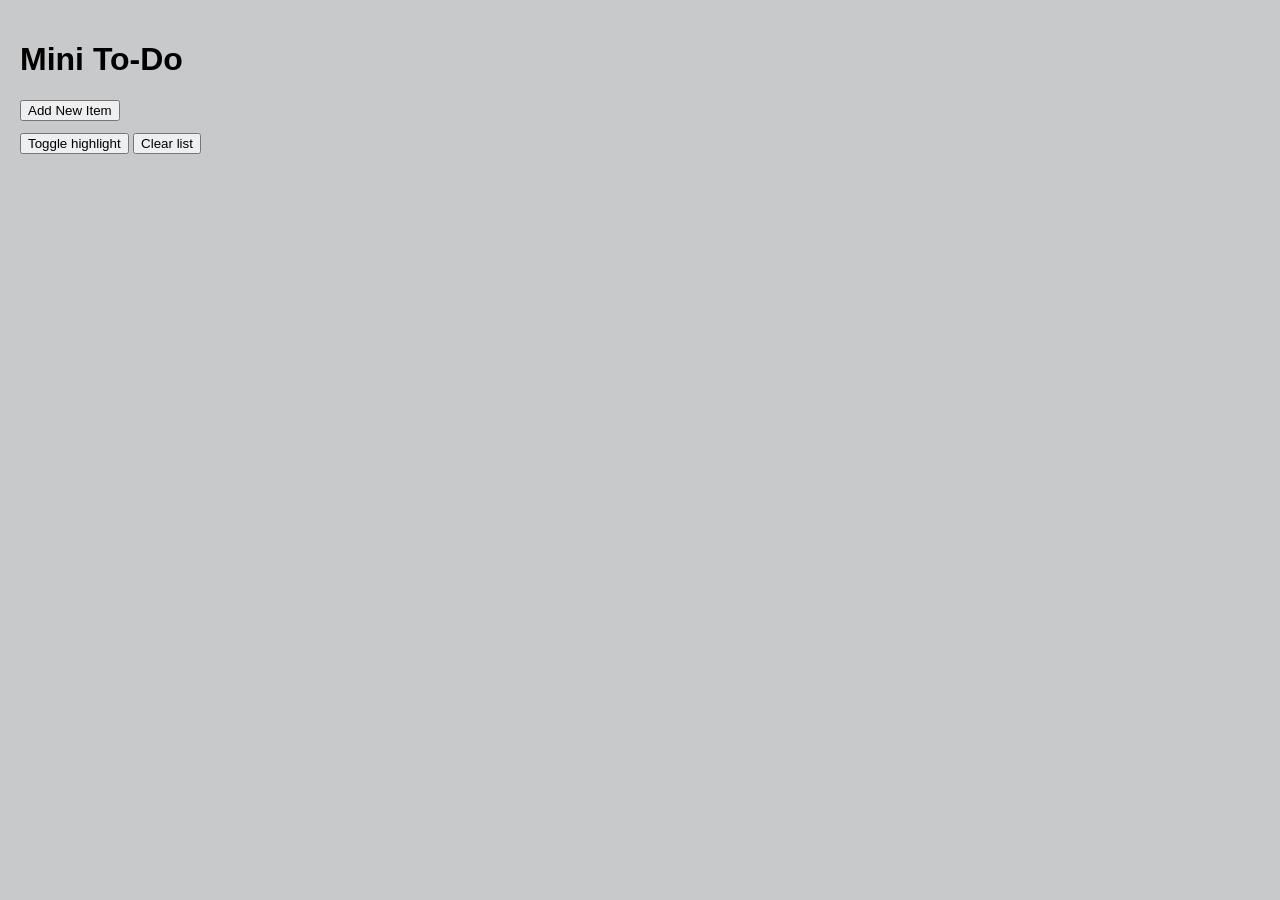
<file: assignment-1/index.html>
<!doctype html>
<html>
  <head>
    <meta charset="utf-8" />
    <title>Mini To-Do</title>
    <style>
        .html, body { font-family: sans-serif; background: #c8c9ca; padding: 12px; }
      .task { padding: 8px; margin: 6px 0; border: 1px solid rgb(39, 39, 78); }
      .highlight { background: #e7d187; border-color: #ffe9a6; }
    </style>
    <link rel="stylesheet" href="styles.css" />
  </head>
  <body>
    <h1>Mini To‑Do</h1>

    <button id="addBtn" onclick="addItem()">Add New Item</button>

    <div style="margin-top: 12px;">
      <button id="toggleBtn" onclick="toggleHighlight()">Toggle highlight</button>
      <button id="clearBtn" onclick="clearList()">Clear list</button>
    </div>

    <div id="tasksContainer" style="margin-top: 12px;">
      <ol id="taskLists"></ol>
    </div>

    <script src="js/app.js"></script>
  </body>
</html>
</file>
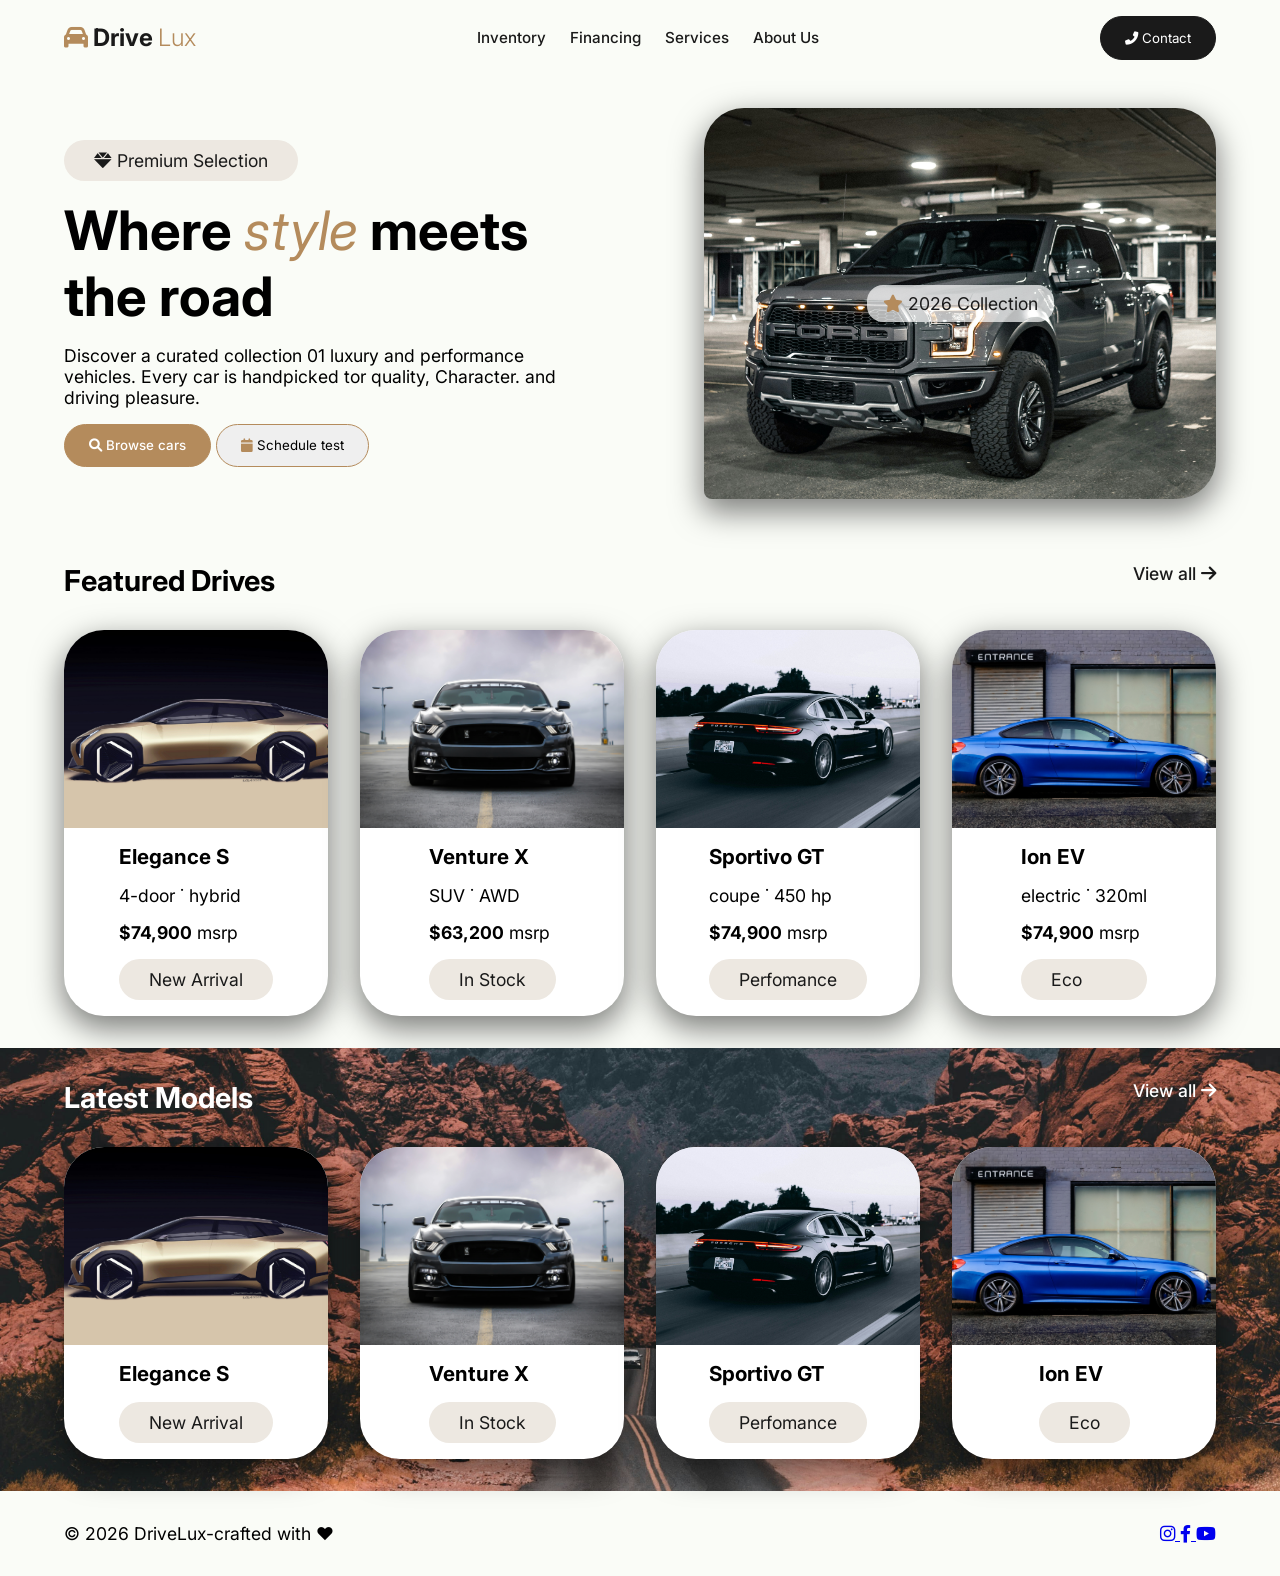
<file: assignment-2/index.html>
<!DOCTYPE html>
<html lang="en">
<head>
    <meta charset="UTF-8">
    <meta name="viewport" content="width=device-width, initial-scale=1.0">
    <title>Car Dealer Landing Page</title>
    <!-- Font awesome -->
    <link rel="stylesheet" href="https://cdnjs.cloudflare.com/ajax/libs/font-awesome/6.0.0-beta3/css/all.min.css" />
    <!-- Custom css -->
    <link rel="stylesheet" href="style.css">
</head>
<body>
    <!-- Top Header with Nav -->
    <header class="top-header">
        <div class="container">
            <a href="#" class="logo">
                <i class="fas fa-car"></i>
                <strong>Drive <span>Lux</span></strong>
            </a>
            
            <nav>
                <input type="checkbox" id="Toggle-menu" class="Toggle-menu">
                <ul class="menu">
                    <li class="menu-item"><a href="#">Inventory</a></li>
                    <li class="menu-item"><a href="#">Financing</a></li>
                    <li class="menu-item"><a href="#">Services</a></li>
                    <li class="menu-item"><a href="#">About Us</a></li>
                </ul>
            </nav>

            <button class="btn-secondary"><i class="fas fa-phone-alt"></i> Contact</button>
            <label class="hamburger" id="hamburger" for="Toggle-menu" aria-label="Toggle-menu">
                <i class="fa-solid fa-bars"></i>

            </label>
        </div>
    </header>

    <!-- Hero Section -->
     <section class="hero">
        <div class="container">
            <!-- hero left -->
            <div class="hero-left">
                <span class="badge"><i class="fa fa-gem"> </i> Premium Selection</span>
                <h1 class="hero-title">Where <span>style</span> meets the road</h1>
                <p>Discover a curated collection 01 luxury and performance vehicles. Every car is handpicked tor quality, Character. and driving pleasure.</p>
                <div class="hero-btn">
                    <button class="btn-primary"><i class="fas fa-search"></i> Browse cars</button>
                    <button class="btn-default"><i class="fas fa-calendar"></i> Schedule test</button>
                </div>
            </div>
            <!-- hero right -->
            <div class="hero-right">
                <div id="right-hero-badge"><i class="fas fa-star"></i> 2026 Collection</div>
            </div>
        </div>
    </section>

    <!-- FEATURED DRIVE SECTION -->
     <section class="featured">
        <!-- section title -->
        <div class="container section-header">
            <h2>Featured Drives</h2>
            <a href="#">View all <i class="fas fa-arrow-right"></i></a>
        </div>

        <!-- Car cards -->
        <div class="container car-cards">
                     
            <div class="card-item">
                <img src="images/car-image 1.jpg" alt="nice car">
                <div class="card-body">
                    <h3>Elegance S</h3>
                    <div class="car-spec">
                        4-door &dot; hybrid
                    </div>
                    <div class="car-price">
                        <strong>$74,900</strong> <span>msrp</span>
                    </div>
                    <span class="badge">New Arrival</span>
                </div>
            </div>

            <div class="card-item">
                <img src="images/car-image 2.jpg" alt="nice car">
                <div class="card-body">
                    <h3>Venture X</h3>
                    <div class="car-spec">
                        SUV &dot; AWD
                    </div>
                    <div class="car-price">
                        <strong>$63,200</strong> <span>msrp</span>
                    </div>
                    <span class="badge">In Stock</span>
                </div>
            </div>

            <div class="card-item">
                <img src="images/car-image 3.jpg" alt="nice car">
                <div class="card-body">
                    <h3>Sportivo GT</h3>
                    <div class="car-spec">
                        coupe &dot; 450 hp
                    </div>
                    <div class="car-price">
                        <strong>$74,900</strong> <span>msrp</span>
                    </div>
                    <span class="badge">Perfomance</span>
                </div>
            </div>

            
            <div class="card-item">
                <img src="images/car-image 4.jpg" alt="nice car">
                <div class="card-body">
                    <h3>Ion EV</h3>
                    <div class="car-spec">
                        electric &dot; 320ml
                    </div>
                    <div class="car-price">
                        <strong>$74,900</strong> <span>msrp</span>
                    </div>
                    <span class="badge">Eco</span>
                </div>
            </div>

           
            

           
        </div>
     </section>

     <!-- Latest Models -->
      <section class="latest-models">
        <div class="container section-header">
            <h2>Latest Models</h2>
            <a href="#">View all <i class="fas fa-arrow-right"></i></a>
        </div>

        <div class="container car-cards">
            <div class="card-item">
                <img src="images/car-image 1.jpg" alt="nice car">
                <div class="card-body">
                    <h3>Elegance S</h3>
                    <span class="badge">New Arrival</span>
                </div>
            </div>
            <div class="card-item">
                <img src="images/car-image 2.jpg" alt="nice car">
                <div class="card-body">
                    <h3>Venture X</h3>
                    <span class="badge">In Stock</span>
                </div>
            </div>
            <div class="card-item">
                <img src="images/car-image 3.jpg" alt="nice car">
                <div class="card-body">
                    <h3>Sportivo GT</h3>
                    <span class="badge">Perfomance</span>
                </div>
            </div>
            <div class="card-item">
                <img src="images/car-image 4.jpg" alt="nice car">
                <div class="card-body">
                    <h3>Ion EV</h3>
                    <span class="badge">Eco</span>
                </div>
            </div>
        </div>
      </section>

      <!-- FOOTER -->
       <footer>
        <div class="container footer-container">
            <div class="footer-left">
            &copy; 2026 DriveLux-crafted with &hearts;
            </div>
            <div class="footer-right">
                <a href="https://instagram.com" target="_blank" class="social-icon instagram" aria-label="Instagram">
                    <i class="fa-brands fa-instagram"></i>
                </a>
                <a href="https://facebook.com" target="_blank" class="social-icon facebook" aria-label="Facebook">
                    <i class="fa-brands fa-facebook-f"></i>
                </a>
                <a href="https://youtube.com" target="_blank" class="social-icon youtube" aria-label="Youtube">
                <i class="fa-brands fa-youtube"></i>
                </a>
            </div>
        </div>

       </footer>
   
</body>
</html>
</file>
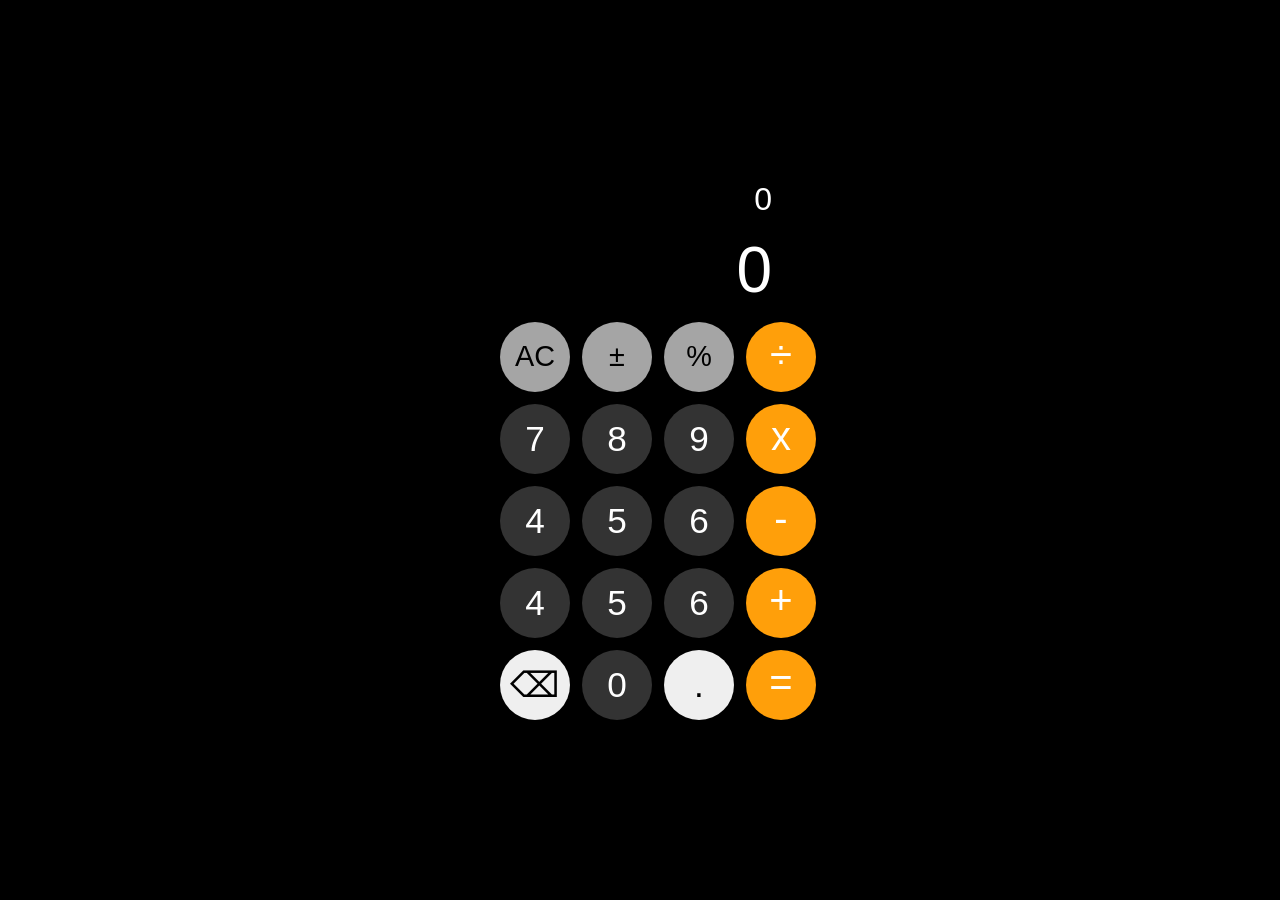
<file: assignment-3/index.html>
<!doctype html>
<html lang="en">
  <head>
    <meta charset="utf-8" />
     <meta name="viewport" content="width=device-width, initial-scale=1.0">
     <title><iPhone Calculator UI></title>
      <link rel="stylesheet" href="style.css">
  </head>
  <body>
    <div class="calculator">
      <div class="display-container">
        <div class="display" id="display">0</div>
        <div class="display-result">0</div>
      </div>
      <div class="buttons-grid">
             <!-- Row 1: Utilities & Division -->
            <button class="btn btn-utility" data-action="clear"><span>AC</span></button>
            <button class="btn btn-utility" data-action="toggle-sign"><span>±</span></button>
            <button class="btn btn-utility" data-action="percentage"><span>%</span></button>
            <button class="btn btn-operator" data-action="divide"><span>÷</span></button>

            <!-- Row 2: 7, 8, 9 & Multiplication -->
            <button class="btn btn-number" data-value="7"><span>7</span></button>
            <button class="btn btn-number" data-value="8"><span>8</span></button>
            <button class="btn btn-number" data-value="9"><span>9</span></button>
            <button class="btn btn-operator" data-action="multiply"><span>x</span></button>

             <!-- Row 3: 4, 5, 6 & Subtraction -->
            <button class="btn btn-number" data-value="4"><span>4</span></button>
            <button class="btn btn-number" data-value="5"><span>5</span></button>
            <button class="btn btn-number" data-value="6"><span>6</span></button>
            <button class="btn btn-operator" data-action="subtract"><span>-</span></button>

            <!-- Row 4: 1, 2, 3 & Addition -->
            <button class="btn btn-number" data-value="1"><span>4</span></button>
            <button class="btn btn-number" data-value="2"><span>5</span></button>
            <button class="btn btn-number" data-value="3"><span>6</span></button>
            <button class="btn btn-operator" data-action="add"><span>+</span></button>

            <!-- Row 4: Backspace, 0, . & = -->
            <button class="btn btn-icon" data-value="backspace"><span>&#x232B</span></button>
            <button class="btn btn-number" data-value="0"><span>0</span></button>
            <button class="btn btn-decimal" data-value="."><span>.</span></button>
            <button class="btn btn-operator" data-action="equals"><span>=</span></button>











      </div>
  </body>
</file>
<file: assignment-1/styles.css>
.task{
    display: flex; 
    justify-content: space-between; 
    align-items: center; 
}

.task.completed {
    --muted-color: #34556630;
    text-decoration: line-through;
    color: var(--muted-color);
    border-color: var(--muted-color);
}
</file>
<file: assignment-2/style.css>
@import url('https://fonts.googleapis.com/css2?family=Inter:opsz,wght@14..32,300;14..32,400;14..32,500;14..32,600;14..32,700&display=swap');

/* CSS VARIABLES */
:root {
    --primary-color: #b48b5c; /* buttons, icons, accents */
    --dark-text: #1a1a1a; /* Headings, main text */
    --secondary-text: #4a4a4a; /* paragraphs, secondary text */
    --bg-color: #fafcf7; /* page background color */
    --card-bg: #ffffff; /* car cards */
    --light-accent: #ede8e1; /* badges, tags */
    --subtle-shadow: rgba(0, 0, 0, 0.5); /* Card shadows */
}

* {
    box-sizing: border-box;
    margin: 0;
    padding: 0;
}

body{
    background-color: var(--bg-color);
    font-family: Inter, -apple-system, BlinkMacSystemFont, 'Segoe UI', Roboto, sans-serif;
    font-size: 1.1rem;
}

section{
    padding:2rem 0;
}

.container {
    width: 90%;
    max-width: 1200px;
    margin: 0 auto;
}

.top-header .container {
    display: flex;
    justify-content: space-between;
    align-items: center;
    padding: 1rem 0;
}

/* Navigation styles */
ul.menu {
    display: flex;
    list-style: none;
    gap: 1.5rem;

    a {
        text-decoration: none;
        color: var(--dark-text);
        font-weight: 500;
        font-size: 0.95rem;
    }

    .menu-item {
        padding: 0.5rem 0;
        border-bottom: 2px solid transparent;
        transition: all 0.3s ease-in-out;
    }
    .menu-item:hover{
        border-bottom-color: var(--primary-color);
        transform: translateY(-2px);
    }
}

.logo {
    font-size: 1.5rem;
    font-weight: 700;
    color: var(--primary-color);
    text-decoration: none;

    strong {
        color: var(--dark-text);
         span{
            color: var(--primary-color);
            font-weight: 300;
        }
    }
   
}

.hero .container {
    display: grid;
    grid-template-columns: repeat(auto-fit, minmax(250px, 1fr));
    justify-content: space-between;
    align-items: stretch;
    gap: 8rem;
    min-height: 25vh;
}

.hero-left, .hero-right {
    padding: 2rem 0;
}

.hero-left{
    display: flex;
    flex-direction: column;
    justify-content: space-between;
    align-items: flex-start;
    gap: 1rem;
}
.hero-right{
    background-image: url('images/hero-car.jpg');
    background-size: cover;
    background-position: center 58%;
    background-color: var(--primary-color);
    display: flex;
    justify-content: center;
    align-items: center;
    border-radius: 2.5rem;
    border-bottom-left-radius: 0.5rem;
    box-shadow: var(--subtle-shadow) 0px 0.7rem 1.9rem 0.1rem;

    #right-hero-badge {
        background-color: rgba(255, 255, 255, 0.7);
        color: var(--dark-text);
        padding: 0.5rem 1rem;
        border-radius: 1rem;

        i {
            color: var(--primary-color);
        }
    }

}


.hero-title{
    font-size: 3.4rem;
    font-weight: 700;

    span {
        color: var(--primary-color);
        font-style: italic;
        font-weight: 400;
    }
}

/* button styles */
button, .btn {
    font-family: inherit;
    padding: 0.8rem 1.5rem;
    border-radius: 2rem;
    border: 1px solid var(--primary-color);
    transition: all 0.3s ease-in-out;
}

.btn-default{
    i{
        color: var(--primary-color);
    }

    &:hover {
        background-color: var(--primary-color);
        color: #fff;
        cursor: pointer;
        i{
            color: #fff;
        }
    }
}

.btn-primary {
    background-color: var(--primary-color);
    color: #fff;
    font-weight: 500;

    &:hover {
        background-color: #9c6f4b;
        border-color: #9c6f4b;
        cursor: pointer;
    }
}
.hamburger {
    display: none;
    flex-direction: column;
    gap: 5px;
    cursor: pointer;
    
    .hamburger .fa {
        display: none;
        width: 25px;
        height: 3px;
        background-color: var(--dark-text);
        border-radius: 2px;
    }
}
.Toggle-menu {
    display: none;
}

.btn-secondary {
    background-color: var(--dark-text);
    color: #fff;
    border-color: var(--dark-text);

    &:hover {
        background-color: var(--light-accent);
        color: var(--dark-text);
        border-color: #1a1a1a;
        cursor: pointer;
    }
}


/* Featurd section styles */
.section-header {
    display: flex;
    justify-content: space-between;
    margin-bottom: 2rem;

    h2{
        font-size: 1.8rem;
    }

    a{
        text-decoration: none;
        color: var(--dark-text);
        font-weight: 500;
    }
}

.car-cards {
    display: grid;
    grid-template-columns: repeat(auto-fit, minmax(250px, 1fr));
    gap: 2rem;

}
.card-item {
    display: flex;
    flex-direction: column;
    align-items: center;
    border-radius: 2.5rem;
    background-color: var(--card-bg);
    overflow: hidden;
    box-shadow: var(--subtle-shadow) 0px 0.7rem 1.9rem 0.1rem;
}

    .card-body{
        display: flex;
        flex-direction: column;
        gap: 1rem;
        padding: 1rem 0.5rem;
       
    }

    img{
        border-radius: 2rem 2rem 0 0;
        width: 100%;
        aspect-ratio: 4/3;
        object-fit: cover;
    }
    .badge {
        background-color: #ede8e1;
        color: #1a1a1a;
        padding: 10px 30px;
        border-radius: 50px;
    }
    .latest-models {
        background-image: url('images/car-background-image.jpg');
        background-size: cover;
        background-position: center;
        
        .section-header *  { 
            color: #fff;
        }
    }
    .footer-container  {
       display: flex;
       justify-content: space-between;
       padding: 2rem 0;
    }
    @media (max-width: 550px) {
        

        .hero-right {
            background-position: center 40%;
            height: 55vh;
         }
        
         
         
         .hamburger {
            display: flex;
            
        }
        ul.menu {
            
            flex-direction: column;
            position: absolute;
            top: 60px;
            right: -100%;
            width: 20%;
            background: #333;
            padding: 1rem 0;
            transition: all 0.3s;
            text-align: center;
            a {
                color: #fff;
            }
        }
        .menu li {
            margin: 10px 0;
        }
        #Toggle-menu:checked ~ ul.menu {
            
            right: 0;
            
        }
    }
</file>
<file: assignment-3/style.css>
* {
    box-sizing: border-box;
    margin: 0;
    padding: 0;
    font-family: -apple-system, BlinkMacSystemFont, "Segoe UI", Roboto, Helvetica, Arial, sans-serif;
}
body {
    background-color: #000000;
    display: flex;
    justify-content: center;
    align-items: center;
    min-height: 100vh;
    
}
.calculator {
    width: 320px;
    background-color: #000000;
    padding: 20px;
    display: flex;
    flex-direction: column;
    justify-content: flex-end;
    
    
}

.display {
    color: #ffffff;
    font-size: 2rem;
    font-weight: 100;
    text-align: right;
    margin-bottom: 15px;
    padding-right: 10px;
    letter-spacing: -2px;
    white-space: nowrap;
    overflow: hidden;
}
.display-result {
    color: #ffffff;
    font-size: 4rem;
    font-weight: 300;
    text-align: right;
    margin-bottom: 15px;
    padding-right: 10px;
    letter-spacing: -2px;
    white-space: nowrap;
    overflow: hidden;
}

.buttons-grid {
    display: grid;
    grid-template-columns: repeat(4, 1fr);
    grid-gap: 12px;
}
.btn {
    border: none;
    border-radius: 50%;
    height: 70px;
    width: 70px;
    font-size: 2.2rem;
    font-weight: 400;
    cursor: pointer;
    display: flex;
    justify-content: center;
    align-items: center;
    transition: filter 0.1s ease;
}
.btn:active {
    filter: brightness(130%);
}
.btn-number {
    background-color: #333333;
    color: #ffffff;

    &:hover {
        background-color:#444444;
    }
}
.btn-utility {
    background-color: #a5a5a5;
    color: #000000;
    font-size: 1.8rem;

    &:hover {
        background-color: #b8b8b8;
    }
}
.btn-operator {
    background-color: #ff9f0a;
    color: #ffffff;
    font-size: 2.5rem;
    padding-bottom: 4px; /* Slight visual adjustment for alignment */

     &:hover {
        background-color: #ffb340;
    }
}
</file>
